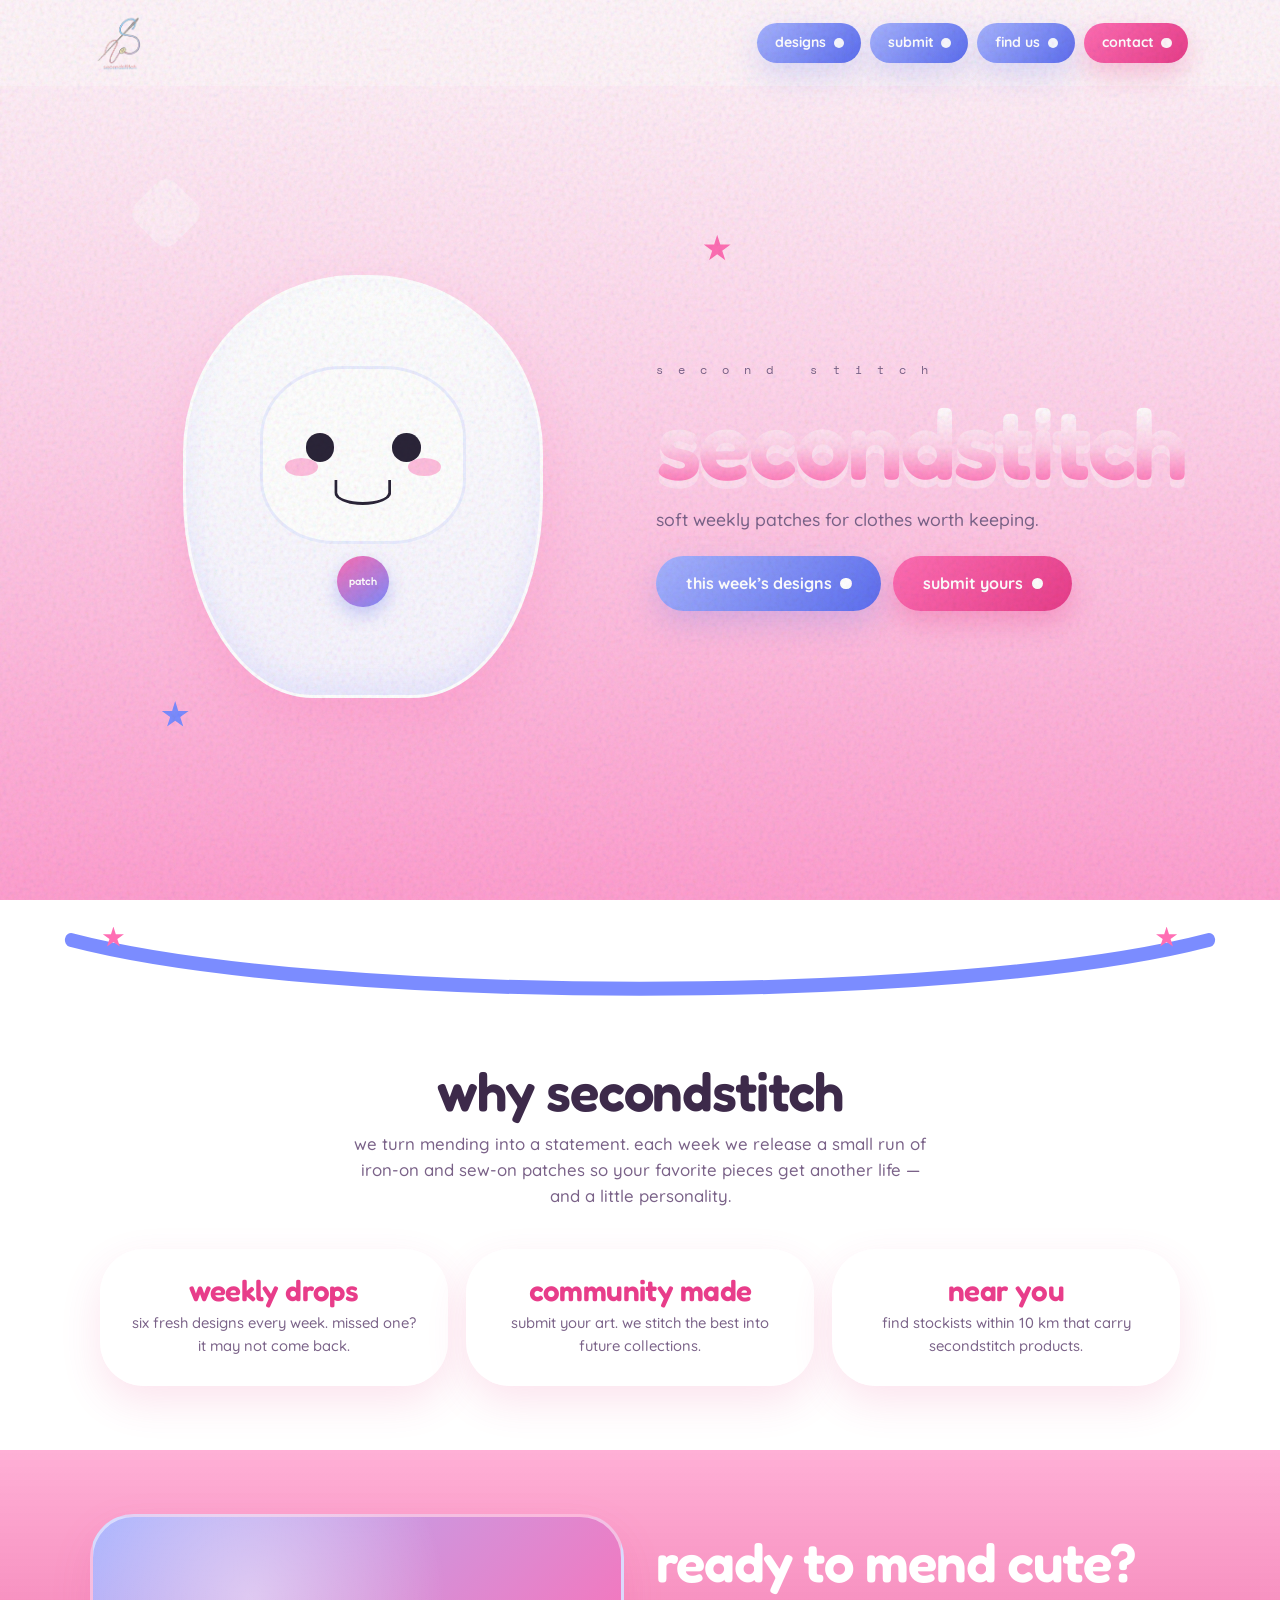
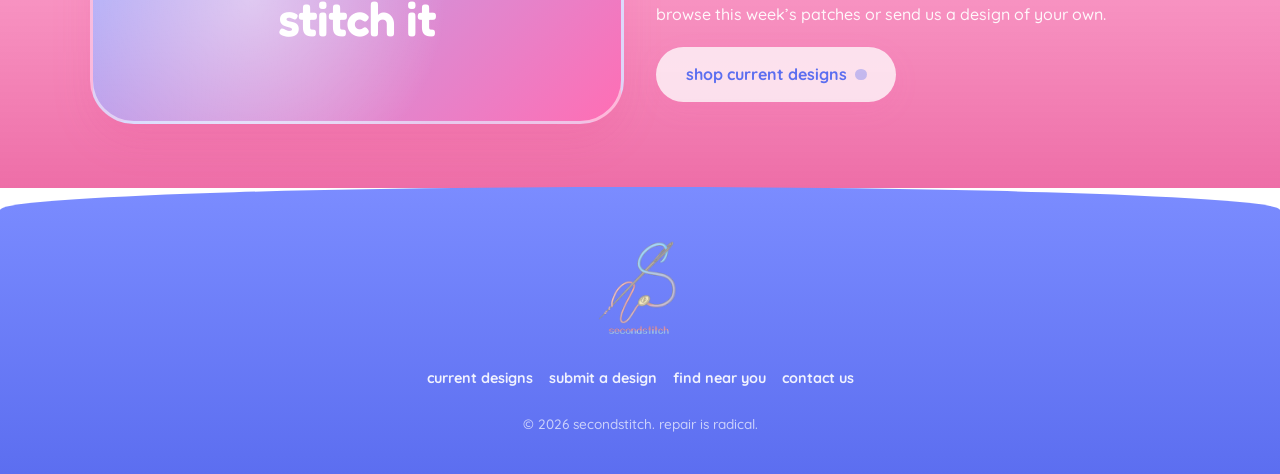
<file: index.html>
<!DOCTYPE html>
<html lang="en">
  <head>
    <meta charset="UTF-8" />
    <meta name="viewport" content="width=device-width, initial-scale=1" />
    <title>secondstitch — mend, patch, replay</title>
    <meta
      name="description"
      content="SecondStitch creates weekly limited patch designs for clothes worth keeping. Shop the week's drops, submit your own, and find us near you."
    />
    <link rel="preconnect" href="https://fonts.googleapis.com" />
    <link rel="preconnect" href="https://fonts.gstatic.com" crossorigin />
    <link
      href="https://fonts.googleapis.com/css2?family=Fredoka:wght@500;600;700&family=Quicksand:wght@500;600;700&family=Space+Mono:wght@400;700&display=swap"
      rel="stylesheet"
    />
    <link rel="stylesheet" href="css/styles.css" />
  </head>
  <body>
    <header class="site-header">
      <div class="nav">
        <a class="logo" href="index.html">
          <img class="logo__img" src="assets/logo.png" alt="secondstitch" width="500" height="500" />
        </a>
        <button class="nav__toggle" type="button" aria-label="Menu" aria-expanded="false">
          <span></span>
        </button>
        <nav class="nav__links" aria-label="Primary">
          <a href="designs.html">designs</a>
          <a href="submit.html">submit</a>
          <a href="find.html">find us</a>
          <a class="nav__cta" href="contact.html">contact</a>
        </nav>
      </div>
    </header>

    <main>
      <section class="hero">
        <div class="floaties" aria-hidden="true">
          <span class="floaties__diamond" style="top: 12%; left: 6%"></span>
          <span class="floaties__diamond" style="top: 28%; left: 18%; width: 36px; height: 36px; opacity: 0.5"></span>
          <span class="floaties__star" style="top: 18%; right: 42%"></span>
          <span class="floaties__star floaties__star--blue" style="bottom: 22%; left: 8%"></span>
        </div>

        <div class="hero__visual">
          <div class="hero__mascot" aria-hidden="true">
            <div class="hero__mascot-face">
              <span class="hero__mascot-eye hero__mascot-eye--l"></span>
              <span class="hero__mascot-eye hero__mascot-eye--r"></span>
              <span class="hero__mascot-blush hero__mascot-blush--l"></span>
              <span class="hero__mascot-blush hero__mascot-blush--r"></span>
              <span class="hero__mascot-mouth"></span>
            </div>
            <div class="hero__mascot-patch">patch</div>
          </div>
        </div>

        <div class="hero__content">
          <p class="eyebrow">s e c o n d &nbsp; s t i t c h</p>
          <h1 class="hero__brand" data-text="secondstitch">secondstitch</h1>
          <p class="hero__tagline">
            soft weekly patches for clothes worth keeping.
          </p>
          <div class="hero__actions">
            <a class="btn btn--primary" href="designs.html">this week’s designs</a>
            <a class="btn btn--pink" href="submit.html">submit yours</a>
          </div>
        </div>
      </section>

      <div class="smile" aria-hidden="true">
        <div class="smile__stars"><span></span><span></span></div>
        <svg viewBox="0 0 1440 90" preserveAspectRatio="none">
          <path
            fill="none"
            stroke="#7b8cff"
            stroke-width="14"
            stroke-linecap="round"
            d="M80,30 C360,95 1080,95 1360,30"
          />
        </svg>
      </div>

      <section class="section section--glass">
        <div class="container">
          <div class="section__intro">
            <h2 class="display">why secondstitch</h2>
            <p class="lede">
              we turn mending into a statement. each week we release a small run of iron-on and sew-on patches so your favorite pieces get another life — and a little personality.
            </p>
          </div>
          <div class="feature-row">
            <article class="feature-pill">
              <h3 class="display">weekly drops</h3>
              <p>six fresh designs every week. missed one? it may not come back.</p>
            </article>
            <article class="feature-pill">
              <h3 class="display">community made</h3>
              <p>submit your art. we stitch the best into future collections.</p>
            </article>
            <article class="feature-pill">
              <h3 class="display">near you</h3>
              <p>find stockists within 10 km that carry secondstitch products.</p>
            </article>
          </div>
        </div>
      </section>

      <section class="section section--pink">
        <div class="cta-banner">
          <div class="cta-banner__visual">stitch it</div>
          <div class="cta-banner__copy">
            <h2 class="display">ready to mend cute?</h2>
            <p>browse this week’s patches or send us a design of your own.</p>
            <a class="btn btn--ghost" href="designs.html">shop current designs</a>
          </div>
        </div>
      </section>
    </main>

    <footer class="site-footer">
      <a class="logo logo--footer" href="index.html">
        <img class="logo__img" src="assets/logo.png" alt="secondstitch" width="500" height="500" />
      </a>
      <nav aria-label="Footer">
        <a href="designs.html">current designs</a>
        <a href="submit.html">submit a design</a>
        <a href="find.html">find near you</a>
        <a href="contact.html">contact us</a>
      </nav>
      <p>&copy; 2026 secondstitch. repair is radical.</p>
    </footer>

    <script src="js/main.js"></script>
  </body>
</html>
</file>
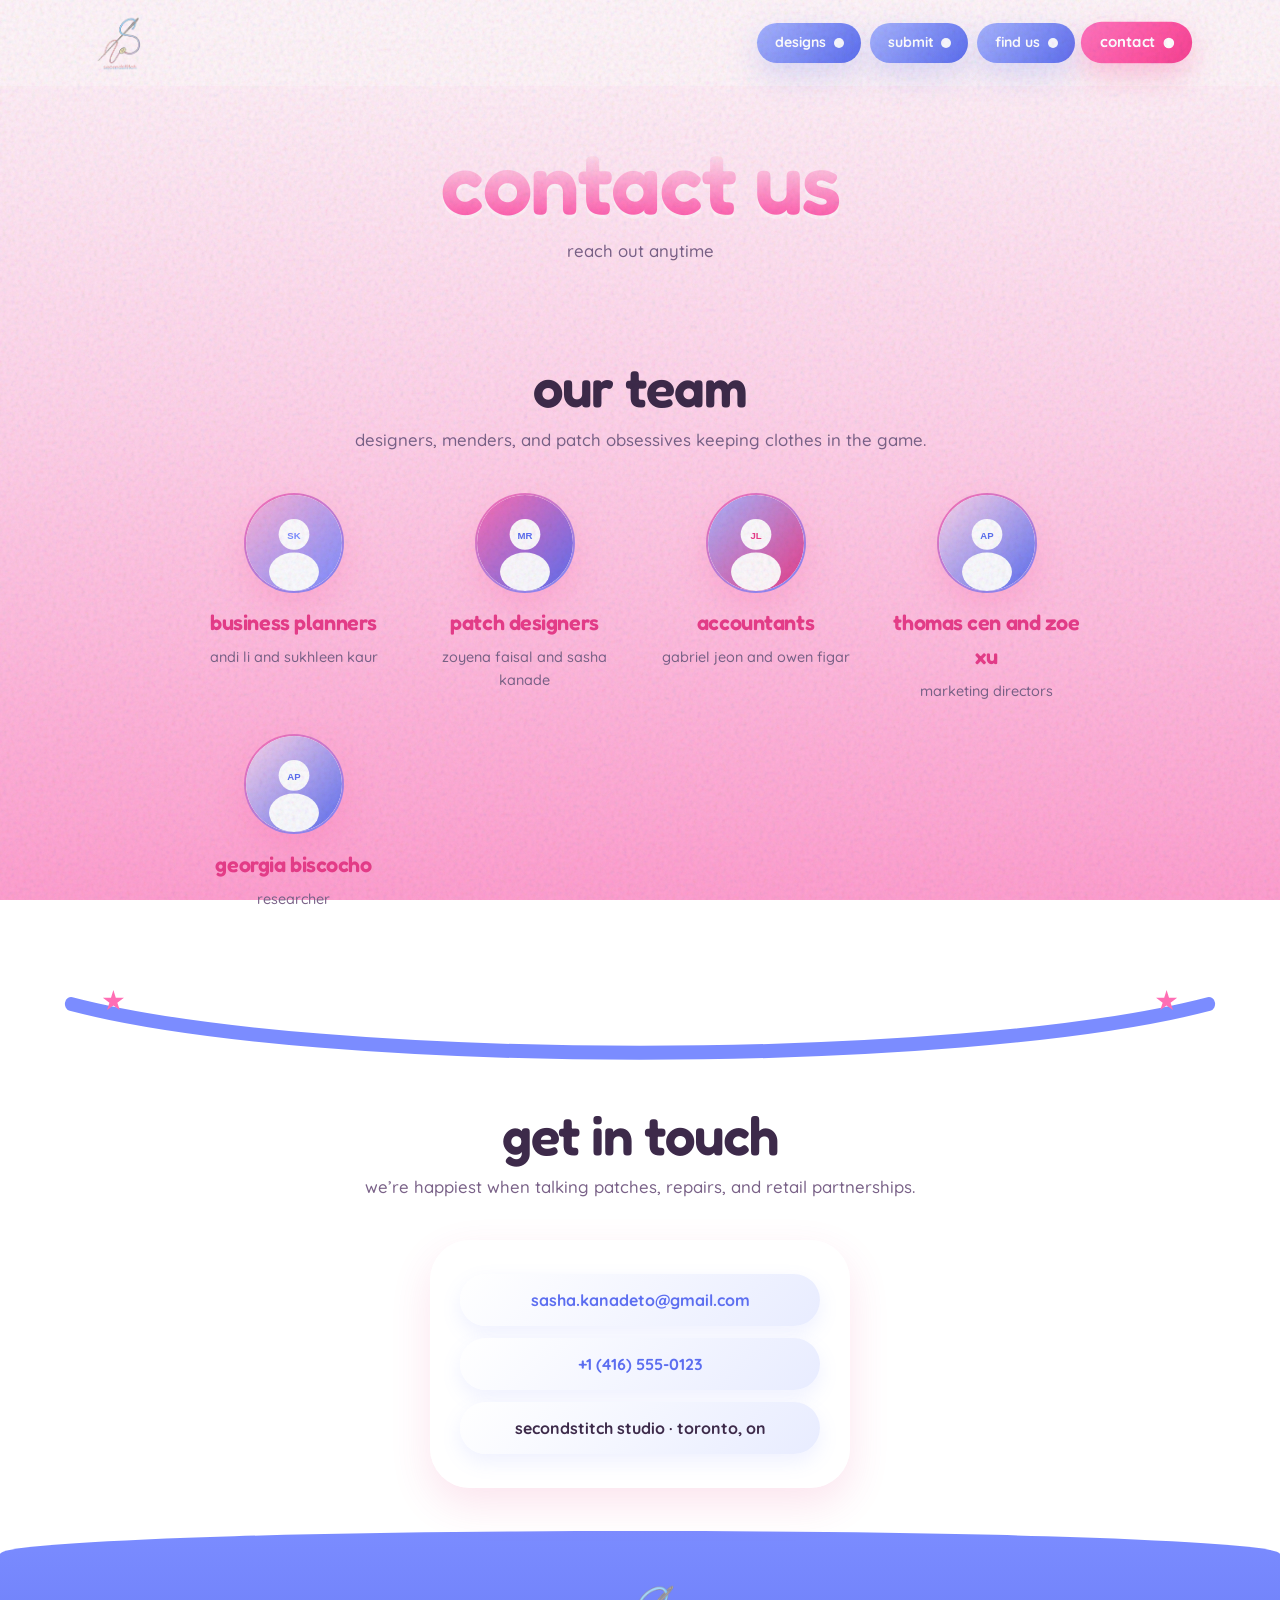
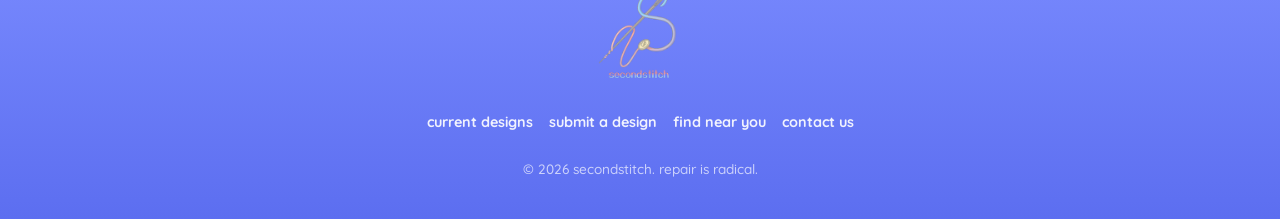
<file: contact.html>
<!DOCTYPE html>
<html lang="en">
  <head>
    <meta charset="UTF-8" />
    <meta name="viewport" content="width=device-width, initial-scale=1" />
    <title>contact us — secondstitch</title>
    <meta name="description" content="Meet the SecondStitch team and get in touch." />
    <link rel="preconnect" href="https://fonts.googleapis.com" />
    <link rel="preconnect" href="https://fonts.gstatic.com" crossorigin />
    <link
      href="https://fonts.googleapis.com/css2?family=Fredoka:wght@500;600;700&family=Quicksand:wght@500;600;700&family=Space+Mono:wght@400;700&display=swap"
      rel="stylesheet"
    />
    <link rel="stylesheet" href="css/styles.css" />
  </head>
  <body>
    <header class="site-header">
      <div class="nav">
        <a class="logo" href="index.html">
          <img class="logo__img" src="assets/logo.png" alt="secondstitch" width="500" height="500" />
        </a>
        <button class="nav__toggle" type="button" aria-label="Menu" aria-expanded="false">
          <span></span>
        </button>
        <nav class="nav__links" aria-label="Primary">
          <a href="designs.html">designs</a>
          <a href="submit.html">submit</a>
          <a href="find.html">find us</a>
          <a class="nav__cta" href="contact.html" aria-current="page">contact</a>
        </nav>
      </div>
    </header>

    <main>
      <header class="page-hero">
        <h1 class="display">contact us</h1>
        <p class="lede">
          reach out anytime
        </p>
      </header>

      <section class="section">
        <div class="container">
          <div class="section__intro">
            <h2 class="display">our team</h2>
            <p class="lede">designers, menders, and patch obsessives keeping clothes in the game.</p>
          </div>

          <div class="team-grid">
            <article class="team-member">
              <img class="team-member__photo" src="assets/team-1.svg" alt="Portrait of Sasha Kanade" />
              <h3 class="team-member__name">Business Planners</h3>
              <p class="team-member__role">Andi Li and Sukhleen Kaur</p>
            </article>

            <article class="team-member">
              <img class="team-member__photo" src="assets/team-2.svg" alt="Portrait of Mira Reyes" />
              <h3 class="team-member__name">Patch Designers</h3>
              <p class="team-member__role">Zoyena Faisal and Sasha Kanade</p>
            </article>

            <article class="team-member">
              <img class="team-member__photo" src="assets/team-3.svg" alt="Portrait of Jules Lin" />
              <h3 class="team-member__name">Accountants</h3>
              <p class="team-member__role">Gabriel Jeon and Owen Figar</p>
            </article>

            <article class="team-member">
              <img class="team-member__photo" src="assets/team-4.svg" alt="Portrait of Avery Park" />
              <h3 class="team-member__name">Thomas Cen and Zoe Xu</h3>
              <p class="team-member__role">Marketing Directors</p>
            </article>

            <article class="team-member">
              <img class="team-member__photo" src="assets/team-4.svg" alt="Portrait of Avery Park" />
              <h3 class="team-member__name">Georgia Biscocho</h3>
              <p class="team-member__role">Researcher</p>
            </article>
          </div>
        </div>
      </section>

      <div class="smile" aria-hidden="true">
        <div class="smile__stars"><span></span><span></span></div>
        <svg viewBox="0 0 1440 90" preserveAspectRatio="none">
          <path
            fill="none"
            stroke="#7b8cff"
            stroke-width="14"
            stroke-linecap="round"
            d="M80,30 C360,95 1080,95 1360,30"
          />
        </svg>
      </div>

      <section class="section section--tight">
        <div class="container">
          <div class="section__intro">
            <h2 class="display">get in touch</h2>
            <p class="lede">we’re happiest when talking patches, repairs, and retail partnerships.</p>
          </div>

          <div class="contact-block">
            <a class="contact-pill" href="mailto:sasha.kanadeto@gmail.com">sasha.kanadeto@gmail.com</a>
            <a class="contact-pill" href="tel:+14165550123">+1 (416) 555-0123</a>
            <p class="contact-pill" style="cursor: default">secondstitch studio · toronto, on</p>
          </div>
        </div>
      </section>
    </main>

    <footer class="site-footer">
      <a class="logo logo--footer" href="index.html">
        <img class="logo__img" src="assets/logo.png" alt="secondstitch" width="500" height="500" />
      </a>
      <nav aria-label="Footer">
        <a href="designs.html">current designs</a>
        <a href="submit.html">submit a design</a>
        <a href="find.html">find near you</a>
        <a href="contact.html">contact us</a>
      </nav>
      <p>&copy; 2026 secondstitch. repair is radical.</p>
    </footer>

    <script src="js/main.js"></script>
  </body>
</html>
</file>
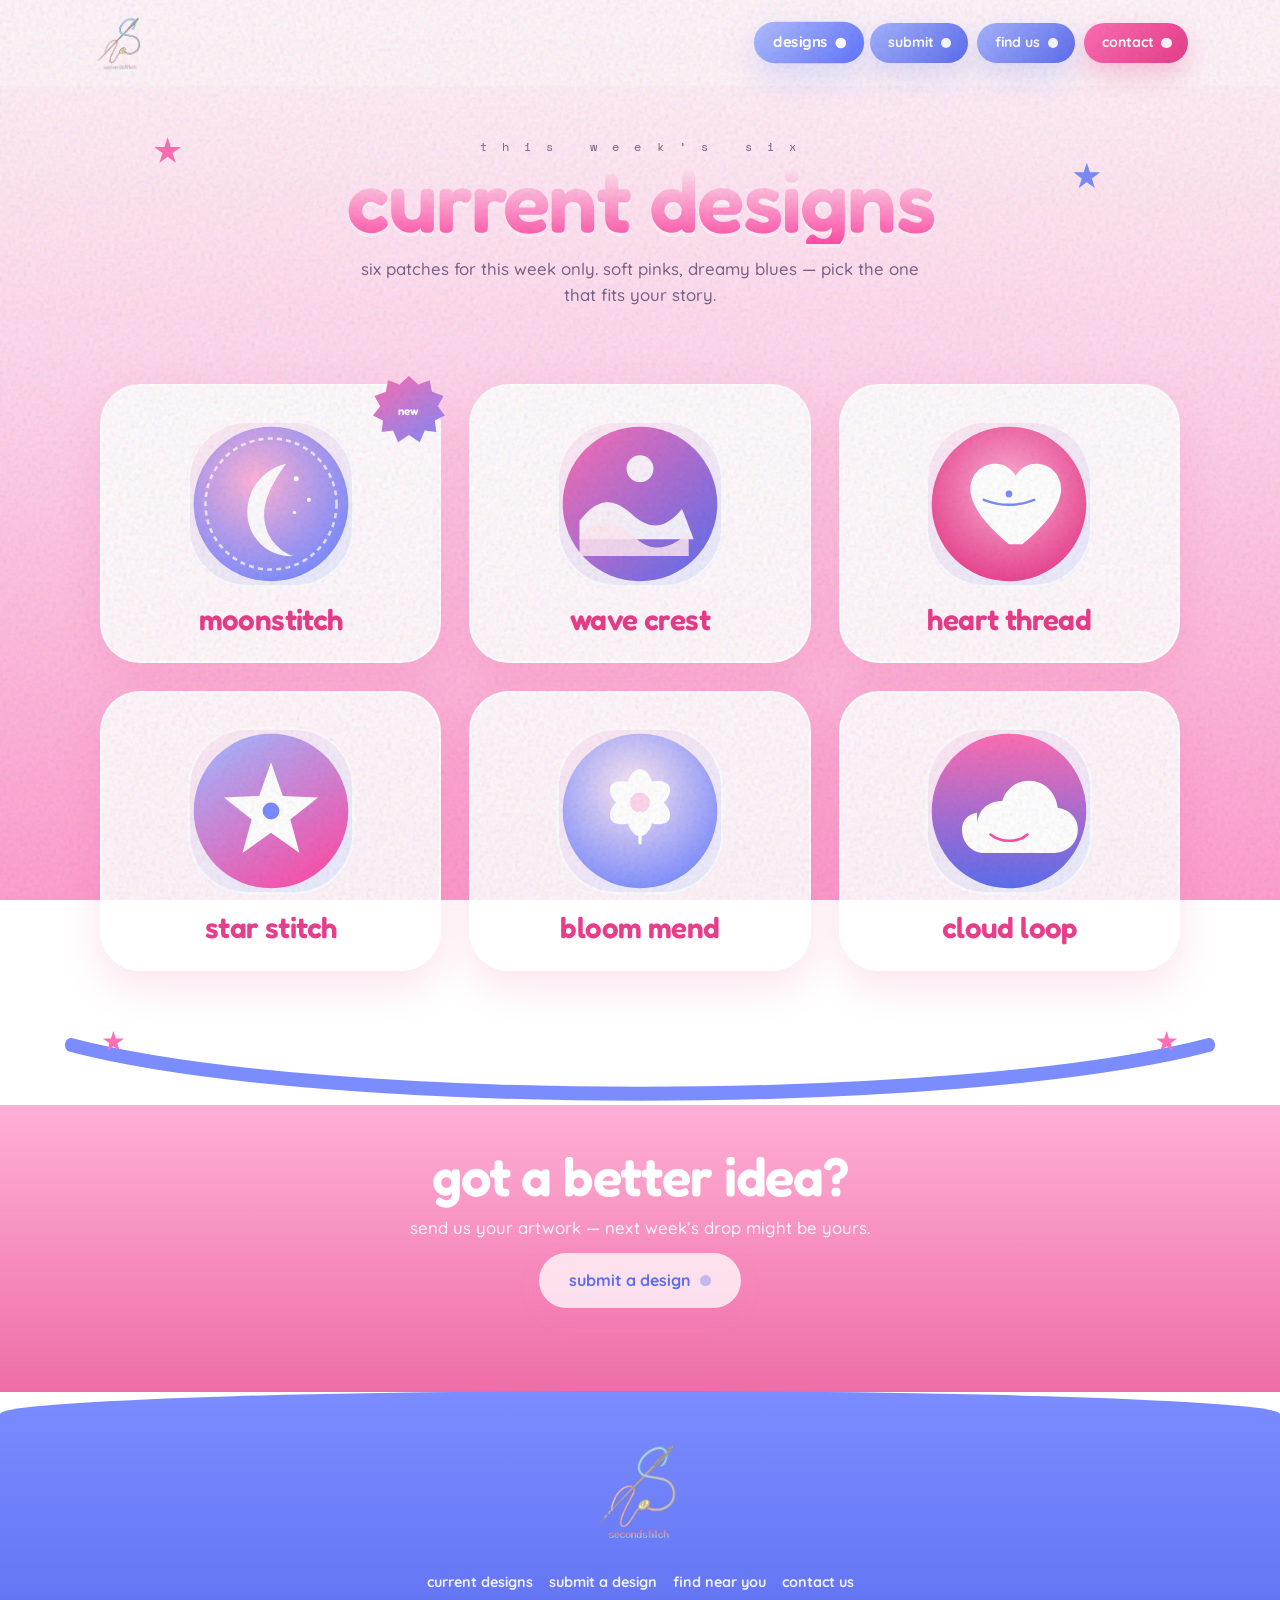
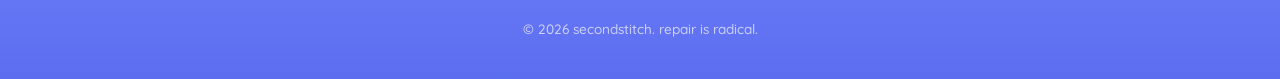
<file: designs.html>
<!DOCTYPE html>
<html lang="en">
  <head>
    <meta charset="UTF-8" />
    <meta name="viewport" content="width=device-width, initial-scale=1" />
    <title>current designs — secondstitch</title>
    <meta name="description" content="Browse this week’s six limited SecondStitch patch designs." />
    <link rel="preconnect" href="https://fonts.googleapis.com" />
    <link rel="preconnect" href="https://fonts.gstatic.com" crossorigin />
    <link
      href="https://fonts.googleapis.com/css2?family=Fredoka:wght@500;600;700&family=Quicksand:wght@500;600;700&family=Space+Mono:wght@400;700&display=swap"
      rel="stylesheet"
    />
    <link rel="stylesheet" href="css/styles.css" />
  </head>
  <body>
    <header class="site-header">
      <div class="nav">
        <a class="logo" href="index.html">
          <img class="logo__img" src="assets/logo.png" alt="secondstitch" width="500" height="500" />
        </a>
        <button class="nav__toggle" type="button" aria-label="Menu" aria-expanded="false">
          <span></span>
        </button>
        <nav class="nav__links" aria-label="Primary">
          <a href="designs.html" aria-current="page">designs</a>
          <a href="submit.html">submit</a>
          <a href="find.html">find us</a>
          <a class="nav__cta" href="contact.html">contact</a>
        </nav>
      </div>
    </header>

    <main>
      <header class="page-hero">
        <div class="floaties" aria-hidden="true">
          <span class="floaties__star" style="top: 20%; left: 12%"></span>
          <span class="floaties__star floaties__star--blue" style="top: 30%; right: 14%"></span>
        </div>
        <p class="eyebrow">t h i s &nbsp; w e e k ’ s &nbsp; s i x</p>
        <h1 class="display">current designs</h1>
        <p class="lede">
          six patches for this week only. soft pinks, dreamy blues — pick the one that fits your story.
        </p>
      </header>

      <section class="section section--tight">
        <div class="container">
          <div class="design-grid">
            <article class="design-card">
              <span class="design-card__badge badge-burst" aria-hidden="true">new</span>
              <img class="design-card__img" src="assets/patch-1.svg" alt="Moonstitch patch design" />
              <h3 class="display design-card__title">moonstitch</h3>
            </article>

            <article class="design-card">
              <img class="design-card__img" src="assets/patch-2.svg" alt="Wave Crest patch design" />
              <h3 class="display design-card__title">wave crest</h3>
            </article>

            <article class="design-card">
              <img class="design-card__img" src="assets/patch-3.svg" alt="Heart Thread patch design" />
              <h3 class="display design-card__title">heart thread</h3>
            </article>

            <article class="design-card">
              <img class="design-card__img" src="assets/patch-4.svg" alt="Star Stitch patch design" />
              <h3 class="display design-card__title">star stitch</h3>
            </article>

            <article class="design-card">
              <img class="design-card__img" src="assets/patch-5.svg" alt="Bloom Mend patch design" />
              <h3 class="display design-card__title">bloom mend</h3>
            </article>

            <article class="design-card">
              <img class="design-card__img" src="assets/patch-6.svg" alt="Cloud Loop patch design" />
              <h3 class="display design-card__title">cloud loop</h3>
            </article>
          </div>
        </div>
      </section>

      <div class="smile" aria-hidden="true">
        <div class="smile__stars"><span></span><span></span></div>
        <svg viewBox="0 0 1440 90" preserveAspectRatio="none">
          <path
            fill="none"
            stroke="#7b8cff"
            stroke-width="14"
            stroke-linecap="round"
            d="M80,30 C360,95 1080,95 1360,30"
          />
        </svg>
      </div>

      <section class="section section--pink section--tight">
        <div class="container section__intro">
          <h2 class="display">got a better idea?</h2>
          <p class="lede">send us your artwork — next week’s drop might be yours.</p>
          <a class="btn btn--ghost" href="submit.html">submit a design</a>
        </div>
      </section>
    </main>

    <footer class="site-footer">
      <a class="logo logo--footer" href="index.html">
        <img class="logo__img" src="assets/logo.png" alt="secondstitch" width="500" height="500" />
      </a>
      <nav aria-label="Footer">
        <a href="designs.html">current designs</a>
        <a href="submit.html">submit a design</a>
        <a href="find.html">find near you</a>
        <a href="contact.html">contact us</a>
      </nav>
      <p>&copy; 2026 secondstitch. repair is radical.</p>
    </footer>

    <script src="js/main.js"></script>
  </body>
</html>
</file>
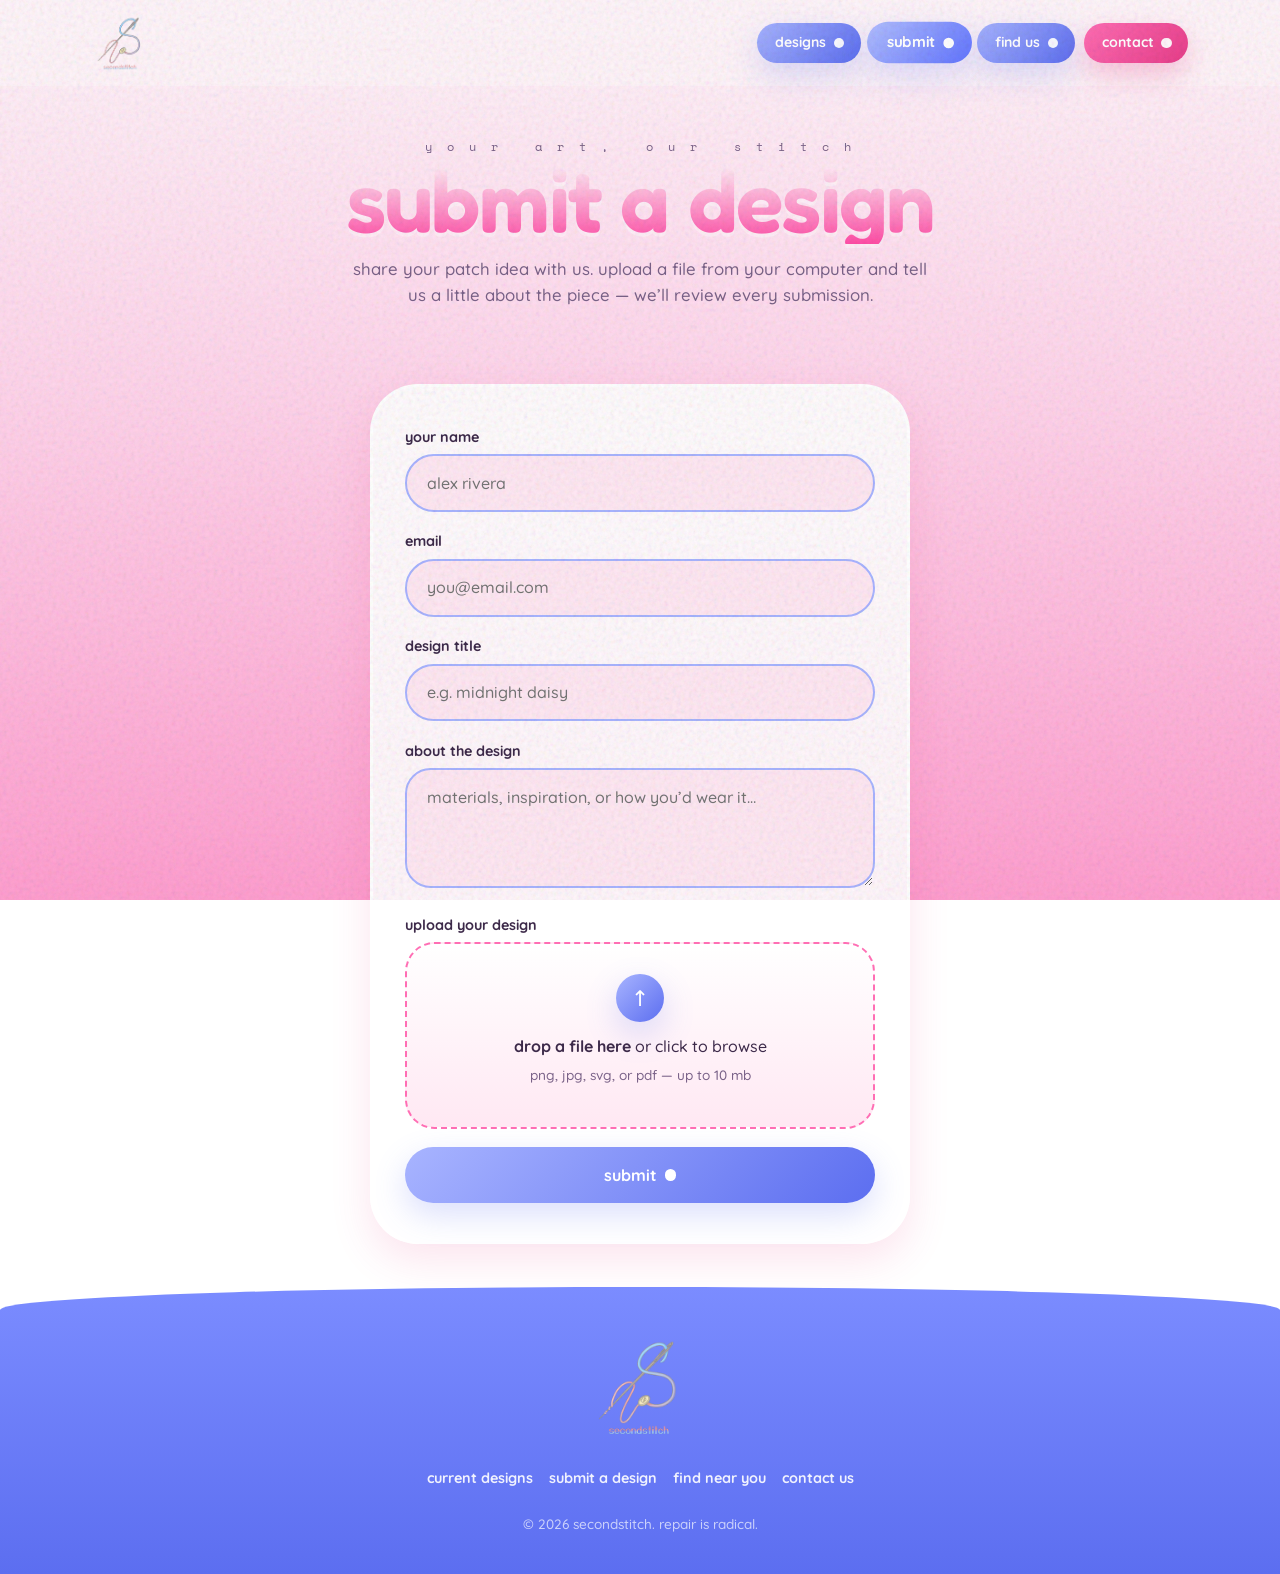
<file: submit.html>
<!DOCTYPE html>
<html lang="en">
  <head>
    <meta charset="UTF-8" />
    <meta name="viewport" content="width=device-width, initial-scale=1" />
    <title>submit a design — secondstitch</title>
    <meta name="description" content="Upload your patch design to SecondStitch. Submissions go to our creative team." />
    <link rel="preconnect" href="https://fonts.googleapis.com" />
    <link rel="preconnect" href="https://fonts.gstatic.com" crossorigin />
    <link
      href="https://fonts.googleapis.com/css2?family=Fredoka:wght@500;600;700&family=Quicksand:wght@500;600;700&family=Space+Mono:wght@400;700&display=swap"
      rel="stylesheet"
    />
    <link rel="stylesheet" href="css/styles.css" />
  </head>
  <body>
    <header class="site-header">
      <div class="nav">
        <a class="logo" href="index.html">
          <img class="logo__img" src="assets/logo.png" alt="secondstitch" width="500" height="500" />
        </a>
        <button class="nav__toggle" type="button" aria-label="Menu" aria-expanded="false">
          <span></span>
        </button>
        <nav class="nav__links" aria-label="Primary">
          <a href="designs.html">designs</a>
          <a href="submit.html" aria-current="page">submit</a>
          <a href="find.html">find us</a>
          <a class="nav__cta" href="contact.html">contact</a>
        </nav>
      </div>
    </header>

    <main>
      <header class="page-hero">
        <p class="eyebrow">y o u r &nbsp; a r t , &nbsp; o u r &nbsp; s t i t c h</p>
        <h1 class="display">submit a design</h1>
        <p class="lede">
          share your patch idea with us. upload a file from your computer and tell us a little about the piece — we’ll review every submission.
        </p>
      </header>

      <section class="section section--tight">
        <div class="form-shell">
          <div id="form-success" class="form-success" role="status">
            <h3 class="display">thanks for stitching with us</h3>
            <p class="lede" style="margin: 0 auto">
              your design is on its way to our inbox. we’ll be in touch if it’s selected for a future drop.
            </p>
            <a class="btn btn--primary" href="designs.html" style="margin-top: 1.25rem">see current designs</a>
          </div>

          <form
            id="submit-form"
            action="https://formsubmit.co/sasha.kanadeto@gmail.com"
            method="POST"
            enctype="multipart/form-data"
          >
            <input type="hidden" name="_subject" value="SecondStitch design submission" />
            <input type="hidden" name="_template" value="table" />
            <input type="hidden" name="_captcha" value="false" />
            <input type="text" name="_honey" style="display: none" tabindex="-1" autocomplete="off" />

            <div class="form-group">
              <label for="name">your name</label>
              <input id="name" name="name" type="text" required placeholder="alex rivera" autocomplete="name" />
            </div>

            <div class="form-group">
              <label for="email">email</label>
              <input
                id="email"
                name="email"
                type="email"
                required
                placeholder="you@email.com"
                autocomplete="email"
              />
            </div>

            <div class="form-group">
              <label for="title">design title</label>
              <input id="title" name="design_title" type="text" required placeholder="e.g. midnight daisy" />
            </div>

            <div class="form-group">
              <label for="notes">about the design</label>
              <textarea
                id="notes"
                name="message"
                placeholder="materials, inspiration, or how you’d wear it…"
              ></textarea>
            </div>

            <div class="form-group">
              <label>upload your design</label>
              <div class="file-drop" id="file-drop" role="button" tabindex="0" aria-controls="design-file">
                <div class="file-drop__icon" aria-hidden="true">↑</div>
                <p><strong>drop a file here</strong> or click to browse</p>
                <p style="font-size: 0.85rem; color: var(--ink-muted); margin-top: 0.35rem">
                  png, jpg, svg, or pdf — up to 10 mb
                </p>
                <input
                  id="design-file"
                  name="attachment"
                  type="file"
                  accept=".png,.jpg,.jpeg,.svg,.pdf,image/png,image/jpeg,image/svg+xml,application/pdf"
                  required
                />
                <p class="file-drop__name" id="file-name"></p>
              </div>
            </div>

            <button class="btn btn--primary btn--block" type="submit">submit</button>
          </form>
        </div>
      </section>
    </main>

    <footer class="site-footer">
      <a class="logo logo--footer" href="index.html">
        <img class="logo__img" src="assets/logo.png" alt="secondstitch" width="500" height="500" />
      </a>
      <nav aria-label="Footer">
        <a href="designs.html">current designs</a>
        <a href="submit.html">submit a design</a>
        <a href="find.html">find near you</a>
        <a href="contact.html">contact us</a>
      </nav>
      <p>&copy; 2026 secondstitch. repair is radical.</p>
    </footer>

    <script src="js/main.js"></script>
    <script src="js/submit.js"></script>
  </body>
</html>
</file>
<file: css/styles.css>
/* SecondStitch — Soft Y2K / neo-kawaii design system */

:root {
  --pink: #ff6eb4;
  --pink-hot: #ff4da6;
  --pink-soft: #ffb3d9;
  --pink-cream: #ffe8f3;
  --pink-deep: #e83d8a;
  --blue: #7b8cff;
  --blue-deep: #5c6ef0;
  --blue-soft: #a8b4ff;
  --blue-mist: #e8ecff;
  --ink: #3d2a4a;
  --ink-muted: #7a6288;
  --white: #ffffff;
  --radius-pill: 999px;
  --radius-blob: 2.75rem;
  --radius-card: 2.5rem;
  --shadow-soft: 0 16px 40px rgba(232, 61, 138, 0.14);
  --shadow-blue: 0 12px 32px rgba(92, 110, 240, 0.22);
  --font-display: "Fredoka", "Nunito", system-ui, sans-serif;
  --font-body: "Quicksand", system-ui, sans-serif;
  --font-mono: "Space Mono", ui-monospace, monospace;
  --nav-h: 4.75rem;
}

*,
*::before,
*::after {
  box-sizing: border-box;
  margin: 0;
  padding: 0;
}

html {
  scroll-behavior: smooth;
}

body {
  font-family: var(--font-body);
  color: var(--ink);
  background: linear-gradient(180deg, #fff5fa 0%, #ffd6ec 42%, #ff9fd0 100%);
  background-attachment: fixed;
  line-height: 1.55;
  min-height: 100vh;
  overflow-x: hidden;
  font-weight: 500;
  position: relative;
}

/* Grain / noise overlay — tactile printed feel */
body::before {
  content: "";
  position: fixed;
  inset: 0;
  pointer-events: none;
  z-index: 9999;
  opacity: 0.18;
  background-image: url("data:image/svg+xml,%3Csvg viewBox='0 0 256 256' xmlns='http://www.w3.org/2000/svg'%3E%3Cfilter id='n'%3E%3CfeTurbulence type='fractalNoise' baseFrequency='0.85' numOctaves='4' stitchTiles='stitch'/%3E%3C/filter%3E%3Crect width='100%25' height='100%25' filter='url(%23n)'/%3E%3C/svg%3E");
  mix-blend-mode: multiply;
}

img {
  max-width: 100%;
  display: block;
}

a {
  color: inherit;
  text-decoration: none;
}

ul {
  list-style: none;
}

button,
input,
textarea,
select {
  font: inherit;
  color: inherit;
}

/* ——— Typography ——— */

.display {
  font-family: var(--font-display);
  font-weight: 600;
  text-transform: lowercase;
  letter-spacing: -0.02em;
  line-height: 1;
}

h1.display {
  font-size: clamp(2.8rem, 8vw, 5.5rem);
}

h2.display {
  font-size: clamp(2rem, 5vw, 3.4rem);
}

h3.display {
  font-size: clamp(1.35rem, 3vw, 1.85rem);
}

.lede {
  font-size: 1.05rem;
  color: var(--ink-muted);
  max-width: 36rem;
  font-weight: 500;
}

.eyebrow {
  font-family: var(--font-mono);
  font-size: 0.72rem;
  letter-spacing: 0.35em;
  text-transform: lowercase;
  color: var(--ink-muted);
}

/* ——— Decorative floaties ——— */

.floaties {
  position: absolute;
  inset: 0;
  pointer-events: none;
  overflow: hidden;
  z-index: 0;
}

.floaties__diamond {
  position: absolute;
  width: 56px;
  height: 56px;
  background: rgba(255, 255, 255, 0.35);
  border-radius: 14px;
  transform: rotate(45deg);
  backdrop-filter: blur(2px);
}

.floaties__star {
  position: absolute;
  width: 28px;
  height: 28px;
  background: var(--pink);
  clip-path: polygon(
    50% 0%,
    61% 35%,
    98% 35%,
    68% 57%,
    79% 91%,
    50% 70%,
    21% 91%,
    32% 57%,
    2% 35%,
    39% 35%
  );
  animation: twinkle 3.5s ease-in-out infinite;
}

.floaties__star--blue {
  background: var(--blue);
}

@keyframes twinkle {
  0%,
  100% {
    transform: scale(1) rotate(0deg);
    opacity: 0.85;
  }
  50% {
    transform: scale(1.15) rotate(12deg);
    opacity: 1;
  }
}

/* ——— Navigation ——— */

.site-header {
  position: sticky;
  top: 0;
  z-index: 100;
  background: rgba(255, 245, 250, 0.72);
  backdrop-filter: blur(16px);
}

.nav {
  max-width: 1140px;
  margin: 0 auto;
  padding: 0.9rem 1.35rem;
  display: flex;
  align-items: center;
  justify-content: space-between;
  gap: 1rem;
  min-height: var(--nav-h);
}

.logo {
  display: inline-flex;
  align-items: center;
  line-height: 0;
  flex-shrink: 0;
}

.logo__img {
  display: block;
  height: 3.6rem;
  width: auto;
  transition: transform 0.25s cubic-bezier(0.34, 1.56, 0.64, 1);
}

.logo:hover .logo__img {
  transform: scale(1.05);
}

.logo--footer .logo__img {
  height: 6.5rem;
}

.nav__links {
  display: flex;
  align-items: center;
  gap: 0.55rem;
  flex-wrap: wrap;
  justify-content: flex-end;
}

.nav__links a {
  display: inline-flex;
  align-items: center;
  gap: 0.45rem;
  padding: 0.55rem 1.05rem 0.55rem 1.15rem;
  border-radius: var(--radius-pill);
  background: linear-gradient(135deg, var(--blue-soft), var(--blue-deep));
  color: var(--white);
  font-weight: 700;
  font-size: 0.88rem;
  text-transform: lowercase;
  box-shadow: var(--shadow-blue);
  transition: transform 0.25s cubic-bezier(0.34, 1.56, 0.64, 1), filter 0.2s ease;
}

.nav__links a::after {
  content: "";
  width: 0.65rem;
  height: 0.65rem;
  border-radius: 50%;
  background: var(--white);
  flex-shrink: 0;
  opacity: 0.95;
}

.nav__links a:hover,
.nav__links a[aria-current="page"] {
  transform: scale(1.06);
  filter: brightness(1.06);
}

.nav__cta {
  background: linear-gradient(135deg, var(--pink), var(--pink-deep)) !important;
  box-shadow: 0 12px 28px rgba(232, 61, 138, 0.28) !important;
}

.nav__toggle {
  display: none;
  width: 2.6rem;
  height: 2.6rem;
  border: none;
  background: linear-gradient(135deg, var(--blue-soft), var(--blue));
  border-radius: 50%;
  cursor: pointer;
  align-items: center;
  justify-content: center;
  box-shadow: var(--shadow-blue);
}

.nav__toggle span {
  display: block;
  width: 1rem;
  height: 2px;
  background: var(--white);
  position: relative;
  border-radius: 2px;
}

.nav__toggle span::before,
.nav__toggle span::after {
  content: "";
  position: absolute;
  left: 0;
  width: 100%;
  height: 2px;
  background: var(--white);
  border-radius: 2px;
}

.nav__toggle span::before {
  top: -5px;
}

.nav__toggle span::after {
  top: 5px;
}

/* ——— Buttons ——— */

.btn {
  display: inline-flex;
  align-items: center;
  justify-content: center;
  gap: 0.55rem;
  padding: 0.95rem 1.85rem;
  border: none;
  border-radius: var(--radius-pill);
  font-weight: 700;
  font-size: 1rem;
  text-transform: lowercase;
  cursor: pointer;
  transition: transform 0.25s cubic-bezier(0.34, 1.56, 0.64, 1), filter 0.2s ease;
}

.btn:hover {
  transform: scale(1.05);
}

.btn::after {
  content: "";
  width: 0.7rem;
  height: 0.7rem;
  border-radius: 50%;
  background: currentColor;
  opacity: 0.35;
  flex-shrink: 0;
}

.btn--primary {
  background: linear-gradient(135deg, var(--blue-soft), var(--blue-deep));
  color: var(--white);
  box-shadow: var(--shadow-blue);
}

.btn--primary::after {
  background: var(--white);
  opacity: 1;
}

.btn--primary:hover {
  filter: brightness(1.05);
}

.btn--pink {
  background: linear-gradient(135deg, var(--pink), var(--pink-deep));
  color: var(--white);
  box-shadow: 0 12px 28px rgba(232, 61, 138, 0.3);
}

.btn--pink::after {
  background: var(--white);
  opacity: 1;
}

.btn--ghost {
  background: rgba(255, 255, 255, 0.75);
  color: var(--blue-deep);
  box-shadow: 0 8px 24px rgba(255, 110, 180, 0.12);
}

.btn--soft {
  background: linear-gradient(135deg, #fff, var(--pink-cream));
  color: var(--pink-deep);
  box-shadow: var(--shadow-soft);
}

.btn--block {
  width: 100%;
}

/* ——— Layout ——— */

.section {
  padding: 4rem 1.5rem;
  position: relative;
}

.section--tight {
  padding: 2.75rem 1.5rem;
}

.section--glass {
  background: rgba(255, 255, 255, 0.45);
  backdrop-filter: blur(8px);
}

.section--pink {
  background: linear-gradient(180deg, rgba(255, 110, 180, 0.55), rgba(232, 61, 138, 0.75));
  color: var(--white);
}

.section--pink .lede {
  color: rgba(255, 255, 255, 0.9);
}

.container {
  max-width: 1080px;
  margin: 0 auto;
  position: relative;
  z-index: 1;
}

.section__intro {
  text-align: center;
  margin-bottom: 2.5rem;
  display: flex;
  flex-direction: column;
  align-items: center;
  gap: 0.75rem;
}

.section__intro .lede {
  text-align: center;
}

/* Curved smile divider */
.smile {
  display: block;
  width: 100%;
  height: 90px;
  line-height: 0;
  position: relative;
}

.smile svg {
  width: 100%;
  height: 100%;
  display: block;
}

.smile__stars {
  position: absolute;
  left: 8%;
  right: 8%;
  top: 18%;
  display: flex;
  justify-content: space-between;
  pointer-events: none;
}

.smile__stars span {
  width: 22px;
  height: 22px;
  background: var(--pink);
  clip-path: polygon(
    50% 0%,
    61% 35%,
    98% 35%,
    68% 57%,
    79% 91%,
    50% 70%,
    21% 91%,
    32% 57%,
    2% 35%,
    39% 35%
  );
}

/* Spiky badge */
.badge-burst {
  display: inline-flex;
  align-items: center;
  justify-content: center;
  width: 4.5rem;
  height: 4.5rem;
  font-family: var(--font-display);
  font-size: 0.72rem;
  font-weight: 600;
  text-transform: lowercase;
  color: var(--white);
  background: linear-gradient(145deg, var(--pink), var(--blue));
  clip-path: polygon(
    50% 0%,
    63% 12%,
    79% 6%,
    82% 22%,
    98% 28%,
    90% 42%,
    100% 55%,
    86% 62%,
    88% 78%,
    72% 76%,
    65% 92%,
    50% 82%,
    35% 92%,
    28% 76%,
    12% 78%,
    14% 62%,
    0% 55%,
    10% 42%,
    2% 28%,
    18% 22%,
    21% 6%,
    37% 12%
  );
  box-shadow: 0 8px 20px rgba(255, 110, 180, 0.35);
}

/* ——— Hero ——— */

.hero {
  min-height: calc(100vh - var(--nav-h));
  display: grid;
  grid-template-columns: 1fr 1fr;
  align-items: center;
  gap: 1rem;
  padding: 2.5rem 1.5rem 4rem;
  position: relative;
  overflow: hidden;
  max-width: 1140px;
  margin: 0 auto;
}

.hero__visual {
  position: relative;
  display: flex;
  align-items: center;
  justify-content: center;
  min-height: 380px;
  z-index: 1;
}

.hero__mascot {
  width: min(88%, 360px);
  aspect-ratio: 0.85;
  background: linear-gradient(180deg, #fff 0%, #f7f4ff 100%);
  border-radius: 48% 48% 36% 36% / 42% 42% 48% 48%;
  box-shadow:
    0 24px 50px rgba(255, 110, 180, 0.2),
    inset 0 -12px 30px rgba(123, 140, 255, 0.12);
  position: relative;
  display: flex;
  flex-direction: column;
  align-items: center;
  justify-content: center;
  gap: 0.75rem;
  animation: floaty 5.5s ease-in-out infinite;
  border: 3px solid rgba(255, 255, 255, 0.9);
}

.hero__mascot-face {
  width: 58%;
  aspect-ratio: 1.15;
  background: #fff;
  border-radius: 40% 40% 36% 36%;
  position: relative;
  box-shadow: inset 0 0 0 3px rgba(123, 140, 255, 0.15);
}

.hero__mascot-eye {
  position: absolute;
  top: 38%;
  width: 14%;
  aspect-ratio: 1;
  background: #2a2438;
  border-radius: 50%;
}

.hero__mascot-eye--l {
  left: 22%;
}

.hero__mascot-eye--r {
  right: 22%;
}

.hero__mascot-blush {
  position: absolute;
  top: 52%;
  width: 16%;
  height: 10%;
  background: var(--pink-soft);
  border-radius: 50%;
  opacity: 0.85;
}

.hero__mascot-blush--l {
  left: 12%;
}

.hero__mascot-blush--r {
  right: 12%;
}

.hero__mascot-mouth {
  position: absolute;
  bottom: 22%;
  left: 50%;
  transform: translateX(-50%);
  width: 28%;
  height: 14%;
  border: 3px solid #2a2438;
  border-top: none;
  border-radius: 0 0 50% 50%;
}

.hero__mascot-patch {
  width: 3.2rem;
  height: 3.2rem;
  border-radius: 50%;
  background: linear-gradient(145deg, var(--pink), var(--blue));
  box-shadow: 0 8px 18px rgba(92, 110, 240, 0.3);
  display: flex;
  align-items: center;
  justify-content: center;
  color: #fff;
  font-family: var(--font-display);
  font-size: 0.7rem;
  text-transform: lowercase;
}

.hero__content {
  position: relative;
  z-index: 1;
  display: flex;
  flex-direction: column;
  gap: 1.1rem;
  padding: 1rem 0 1rem 0.5rem;
}

.hero__brand {
  font-family: var(--font-display);
  font-weight: 600;
  font-size: clamp(3.2rem, 9vw, 6.2rem);
  text-transform: lowercase;
  letter-spacing: -0.03em;
  line-height: 0.92;
  background: linear-gradient(180deg, #fff 10%, #ffd0e8 55%, var(--pink) 100%);
  -webkit-background-clip: text;
  background-clip: text;
  color: transparent;
  filter: drop-shadow(0 8px 0 rgba(255, 255, 255, 0.35));
  position: relative;
  animation: fadeUp 0.85s ease both;
}

.hero__brand::after {
  content: attr(data-text);
  position: absolute;
  left: 0;
  top: 100%;
  width: 100%;
  background: linear-gradient(180deg, rgba(255, 182, 214, 0.55), transparent 70%);
  -webkit-background-clip: text;
  background-clip: text;
  color: transparent;
  transform: scaleY(-1);
  opacity: 0.45;
  pointer-events: none;
  filter: blur(0.5px);
}

.hero__tagline {
  font-size: 1.1rem;
  color: var(--ink-muted);
  max-width: 28rem;
  animation: fadeUp 0.85s 0.1s ease both;
}

.hero__actions {
  display: flex;
  flex-wrap: wrap;
  gap: 0.75rem;
  margin-top: 0.35rem;
  animation: fadeUp 0.85s 0.2s ease both;
}

@keyframes fadeUp {
  from {
    opacity: 0;
    transform: translateY(16px);
  }
  to {
    opacity: 1;
    transform: translateY(0);
  }
}

@keyframes floaty {
  0%,
  100% {
    transform: translateY(0);
  }
  50% {
    transform: translateY(-12px);
  }
}

/* ——— Page hero ——— */

.page-hero {
  padding: 3.25rem 1.5rem 2rem;
  text-align: center;
  position: relative;
  overflow: hidden;
}

.page-hero h1 {
  margin-bottom: 0.75rem;
  background: linear-gradient(180deg, #fff, var(--pink-hot));
  -webkit-background-clip: text;
  background-clip: text;
  color: transparent;
  filter: drop-shadow(0 4px 0 rgba(255, 255, 255, 0.4));
}

.page-hero .lede {
  margin: 0 auto;
}

/* ——— Design grid ——— */

.design-grid {
  display: grid;
  grid-template-columns: repeat(3, 1fr);
  gap: 1.75rem;
}

.design-card {
  text-align: center;
  display: flex;
  flex-direction: column;
  align-items: center;
  gap: 0.75rem;
  padding: 1.75rem 1.35rem 1.65rem;
  background: rgba(255, 255, 255, 0.88);
  border-radius: var(--radius-card);
  box-shadow: var(--shadow-soft);
  border: 2px solid rgba(255, 255, 255, 0.95);
  position: relative;
  transition: transform 0.3s cubic-bezier(0.34, 1.56, 0.64, 1);
}

.design-card:hover {
  transform: translateY(-8px) scale(1.02);
}

.design-card__badge {
  position: absolute;
  top: -0.65rem;
  right: -0.35rem;
}

.design-card__img {
  width: 100%;
  max-width: 168px;
  aspect-ratio: 1;
  border-radius: 36%;
  object-fit: cover;
  background: linear-gradient(145deg, var(--pink-cream), var(--blue-mist));
  margin: 0.35rem auto;
  box-shadow: inset 0 0 0 3px rgba(255, 255, 255, 0.8);
}

.design-card__title {
  color: var(--pink-deep);
}

.design-card__desc {
  font-size: 0.92rem;
  color: var(--ink-muted);
  max-width: 15rem;
}

.design-card .btn {
  margin-top: 0.25rem;
  padding: 0.7rem 1.35rem;
  font-size: 0.88rem;
}

/* ——— Form ——— */

.form-shell {
  max-width: 540px;
  margin: 0 auto;
  background: rgba(255, 255, 255, 0.9);
  border-radius: 3rem;
  padding: 2.4rem 2rem;
  box-shadow: var(--shadow-soft);
  border: 3px solid rgba(255, 255, 255, 0.95);
}

.form-group {
  margin-bottom: 1.15rem;
}

.form-group label {
  display: block;
  font-weight: 700;
  font-size: 0.9rem;
  margin-bottom: 0.4rem;
  text-transform: lowercase;
  color: var(--ink);
}

.form-group input,
.form-group textarea {
  width: 100%;
  padding: 0.9rem 1.25rem;
  border: 2.5px solid var(--blue-soft);
  border-radius: var(--radius-pill);
  background: var(--pink-cream);
  outline: none;
  transition: border-color 0.2s ease, background 0.2s ease, transform 0.2s ease;
}

.form-group textarea {
  border-radius: 1.6rem;
  min-height: 120px;
  resize: vertical;
}

.form-group input:focus,
.form-group textarea:focus {
  border-color: var(--blue);
  background: var(--white);
}

.file-drop {
  border: 2.5px dashed var(--pink);
  border-radius: 1.85rem;
  padding: 1.85rem 1.25rem;
  text-align: center;
  background: linear-gradient(180deg, #fff, var(--pink-cream));
  cursor: pointer;
  transition: transform 0.25s ease, border-color 0.2s ease;
}

.file-drop:hover,
.file-drop.is-dragover {
  transform: scale(1.02);
  border-color: var(--blue);
}

.file-drop input {
  display: none;
}

.file-drop__icon {
  width: 3rem;
  height: 3rem;
  margin: 0 auto 0.75rem;
  border-radius: 50%;
  background: linear-gradient(135deg, var(--blue-soft), var(--blue-deep));
  color: var(--white);
  display: flex;
  align-items: center;
  justify-content: center;
  font-size: 1.35rem;
  box-shadow: var(--shadow-blue);
}

.file-drop__name {
  margin-top: 0.75rem;
  font-weight: 700;
  color: var(--pink-deep);
  font-size: 0.9rem;
}

.form-note {
  font-size: 0.85rem;
  color: var(--ink-muted);
  text-align: center;
  margin-top: 1rem;
}

.form-success {
  display: none;
  text-align: center;
  padding: 2rem 1rem;
}

.form-success.is-visible {
  display: block;
}

.form-success h3 {
  color: var(--pink-deep);
  margin-bottom: 0.5rem;
}

/* ——— Find / Map ——— */

.location-modal {
  position: fixed;
  inset: 0;
  z-index: 200;
  display: flex;
  align-items: center;
  justify-content: center;
  padding: 1.5rem;
  background: rgba(61, 42, 74, 0.4);
  backdrop-filter: blur(8px);
  opacity: 0;
  pointer-events: none;
  transition: opacity 0.3s ease;
}

.location-modal.is-open {
  opacity: 1;
  pointer-events: auto;
}

.location-modal__panel {
  background: linear-gradient(180deg, #fff, var(--pink-cream));
  border-radius: 2.75rem;
  padding: 2.4rem 2rem;
  max-width: 420px;
  width: 100%;
  text-align: center;
  box-shadow: var(--shadow-soft);
  border: 3px solid rgba(255, 255, 255, 0.95);
  transform: translateY(16px) scale(0.94);
  transition: transform 0.35s cubic-bezier(0.34, 1.56, 0.64, 1);
}

.location-modal.is-open .location-modal__panel {
  transform: translateY(0) scale(1);
}

.location-modal__panel h2 {
  margin-bottom: 0.75rem;
  color: var(--pink-deep);
}

.location-modal__panel p {
  color: var(--ink-muted);
  margin-bottom: 1.5rem;
}

.location-modal__actions {
  display: flex;
  flex-direction: column;
  gap: 0.65rem;
}

.map-wrap {
  max-width: 1000px;
  margin: 0 auto;
  border-radius: 2.5rem;
  overflow: hidden;
  box-shadow: var(--shadow-soft);
  border: 4px solid var(--white);
  background: var(--blue-mist);
}

#store-map {
  width: 100%;
  height: min(62vh, 520px);
  background: var(--blue-mist);
}

.map-status {
  text-align: center;
  padding: 1rem 1.5rem 0;
  color: var(--ink-muted);
  font-weight: 700;
  text-transform: lowercase;
}

.store-list {
  max-width: 1000px;
  margin: 2rem auto 0;
  display: grid;
  gap: 0.85rem;
}

.store-item {
  display: flex;
  justify-content: space-between;
  align-items: center;
  gap: 1rem;
  padding: 1rem 1.35rem;
  background: rgba(255, 255, 255, 0.88);
  border-radius: var(--radius-pill);
  box-shadow: 0 8px 22px rgba(255, 110, 180, 0.12);
  border: 2px solid rgba(255, 255, 255, 0.9);
}

.store-item__name {
  font-family: var(--font-display);
  font-weight: 600;
  font-size: 1.2rem;
  text-transform: lowercase;
  color: var(--pink-deep);
}

.store-item__meta {
  font-size: 0.9rem;
  color: var(--ink-muted);
}

.store-item__dist {
  font-weight: 800;
  color: var(--blue-deep);
  white-space: nowrap;
}

.ss-marker {
  width: 22px !important;
  height: 22px !important;
  background: var(--pink) !important;
  border: none !important;
  border-radius: 0 !important;
  box-shadow: none !important;
  clip-path: polygon(
    50% 0%,
    61% 35%,
    98% 35%,
    68% 57%,
    79% 91%,
    50% 70%,
    21% 91%,
    32% 57%,
    2% 35%,
    39% 35%
  );
}

/* ——— Contact / Team ——— */

.team-grid {
  display: grid;
  grid-template-columns: repeat(4, 1fr);
  gap: 2rem 1.5rem;
  justify-items: center;
  max-width: 900px;
  margin: 0 auto;
}

.team-member {
  text-align: center;
  display: flex;
  flex-direction: column;
  align-items: center;
  gap: 0.85rem;
}

.team-member__photo {
  width: 100px;
  height: 100px;
  border-radius: 50%;
  object-fit: cover;
  background: var(--pink-cream);
  border: 2px solid transparent;
  background-image:
    linear-gradient(var(--pink-cream), var(--pink-cream)),
    linear-gradient(145deg, var(--pink), var(--blue));
  background-origin: border-box;
  background-clip: padding-box, border-box;
  box-shadow: 0 14px 30px rgba(255, 110, 180, 0.25);
}

.team-member__name {
  font-family: var(--font-display);
  font-weight: 600;
  font-size: 1.35rem;
  text-transform: lowercase;
  letter-spacing: -0.02em;
  color: var(--pink-deep);
}

.team-member__role {
  font-size: 0.9rem;
  color: var(--ink-muted);
  margin-top: -0.45rem;
  text-transform: lowercase;
}

.contact-block {
  max-width: 420px;
  margin: 0 auto;
  text-align: center;
  display: flex;
  flex-direction: column;
  gap: 0.75rem;
  padding: 2rem 1.75rem;
  background: rgba(255, 255, 255, 0.65);
  border-radius: 2.5rem;
  border: 2px solid rgba(255, 255, 255, 0.9);
  box-shadow: var(--shadow-soft);
}

.contact-block a {
  font-weight: 700;
  color: var(--blue-deep);
}

.contact-block a:hover {
  text-decoration: underline;
}

.contact-pill {
  display: inline-flex;
  align-items: center;
  justify-content: center;
  gap: 0.5rem;
  padding: 0.85rem 1.5rem;
  background: linear-gradient(135deg, #fff, var(--blue-mist));
  border-radius: var(--radius-pill);
  font-weight: 700;
  text-transform: lowercase;
  box-shadow: 0 8px 20px rgba(123, 140, 255, 0.12);
}

/* ——— Feature strip ——— */

.feature-row {
  display: grid;
  grid-template-columns: repeat(3, 1fr);
  gap: 1.15rem;
}

.feature-pill {
  background: rgba(255, 255, 255, 0.85);
  border-radius: var(--radius-blob);
  padding: 1.6rem 1.5rem;
  text-align: center;
  box-shadow: var(--shadow-soft);
  border: 2px solid rgba(255, 255, 255, 0.95);
  transition: transform 0.25s cubic-bezier(0.34, 1.56, 0.64, 1);
}

.feature-pill:hover {
  transform: scale(1.04);
}

.feature-pill h3 {
  margin-bottom: 0.4rem;
  color: var(--pink-deep);
}

.feature-pill p {
  font-size: 0.92rem;
  color: var(--ink-muted);
}

.cta-banner {
  display: grid;
  grid-template-columns: 1fr 1fr;
  align-items: center;
  gap: 2rem;
  max-width: 1100px;
  margin: 0 auto;
}

.cta-banner__visual {
  min-height: 210px;
  border-radius: 2.75rem;
  background:
    radial-gradient(circle at 30% 40%, rgba(255, 255, 255, 0.45), transparent 50%),
    linear-gradient(135deg, var(--blue-soft), var(--pink));
  display: flex;
  align-items: center;
  justify-content: center;
  color: var(--white);
  font-family: var(--font-display);
  font-size: clamp(2rem, 4vw, 3rem);
  font-weight: 600;
  text-transform: lowercase;
  letter-spacing: -0.02em;
  box-shadow: var(--shadow-soft);
  border: 3px solid rgba(255, 255, 255, 0.5);
}

.cta-banner__copy h2 {
  margin-bottom: 0.75rem;
}

.cta-banner__copy p {
  margin-bottom: 1.25rem;
  opacity: 0.92;
}

/* ——— Footer ——— */

.site-footer {
  background: linear-gradient(180deg, var(--blue), var(--blue-deep));
  color: rgba(255, 255, 255, 0.9);
  padding: 3rem 1.5rem 2.5rem;
  text-align: center;
  position: relative;
  margin-top: -1px;
  border-radius: 50% 50% 0 0 / 8% 8% 0 0;
}

.site-footer .logo {
  color: var(--white);
  justify-content: center;
  margin-bottom: 0.75rem;
}

.site-footer nav {
  display: flex;
  flex-wrap: wrap;
  justify-content: center;
  gap: 0.75rem 1rem;
  margin: 1rem 0 1.5rem;
  font-weight: 700;
  font-size: 0.9rem;
  text-transform: lowercase;
}

.site-footer nav a:hover {
  color: var(--white);
  text-decoration: underline;
}

.site-footer p {
  font-size: 0.85rem;
  opacity: 0.75;
  text-transform: lowercase;
}

.leaflet-container {
  font-family: var(--font-body);
}

/* ——— Responsive ——— */

@media (max-width: 900px) {
  .hero {
    grid-template-columns: 1fr;
    min-height: auto;
    text-align: center;
  }

  .hero__content {
    align-items: center;
    padding: 0.5rem 0 1rem;
  }

  .hero__tagline {
    margin: 0 auto;
  }

  .hero__actions {
    justify-content: center;
  }

  .hero__visual {
    min-height: 300px;
    order: -1;
  }

  .design-grid {
    grid-template-columns: repeat(2, 1fr);
  }

  .team-grid {
    grid-template-columns: repeat(2, 1fr);
  }

  .feature-row {
    grid-template-columns: 1fr;
  }

  .cta-banner {
    grid-template-columns: 1fr;
    text-align: center;
  }

  .cta-banner__copy {
    display: flex;
    flex-direction: column;
    align-items: center;
  }
}

@media (max-width: 640px) {
  .nav__toggle {
    display: inline-flex;
  }

  .nav__links {
    display: none;
    position: absolute;
    top: var(--nav-h);
    left: 0;
    right: 0;
    background: rgba(255, 245, 250, 0.96);
    flex-direction: column;
    align-items: stretch;
    padding: 1rem 1.15rem 1.25rem;
    gap: 0.5rem;
    box-shadow: var(--shadow-soft);
  }

  .nav__links.is-open {
    display: flex;
  }

  .nav__links a {
    justify-content: space-between;
  }

  .design-grid {
    grid-template-columns: 1fr;
    max-width: 320px;
    margin: 0 auto;
  }

  .form-shell {
    border-radius: 2.25rem;
    padding: 1.75rem 1.25rem;
  }

  .store-item {
    flex-direction: column;
    align-items: flex-start;
    border-radius: 1.5rem;
  }
}
</file>
